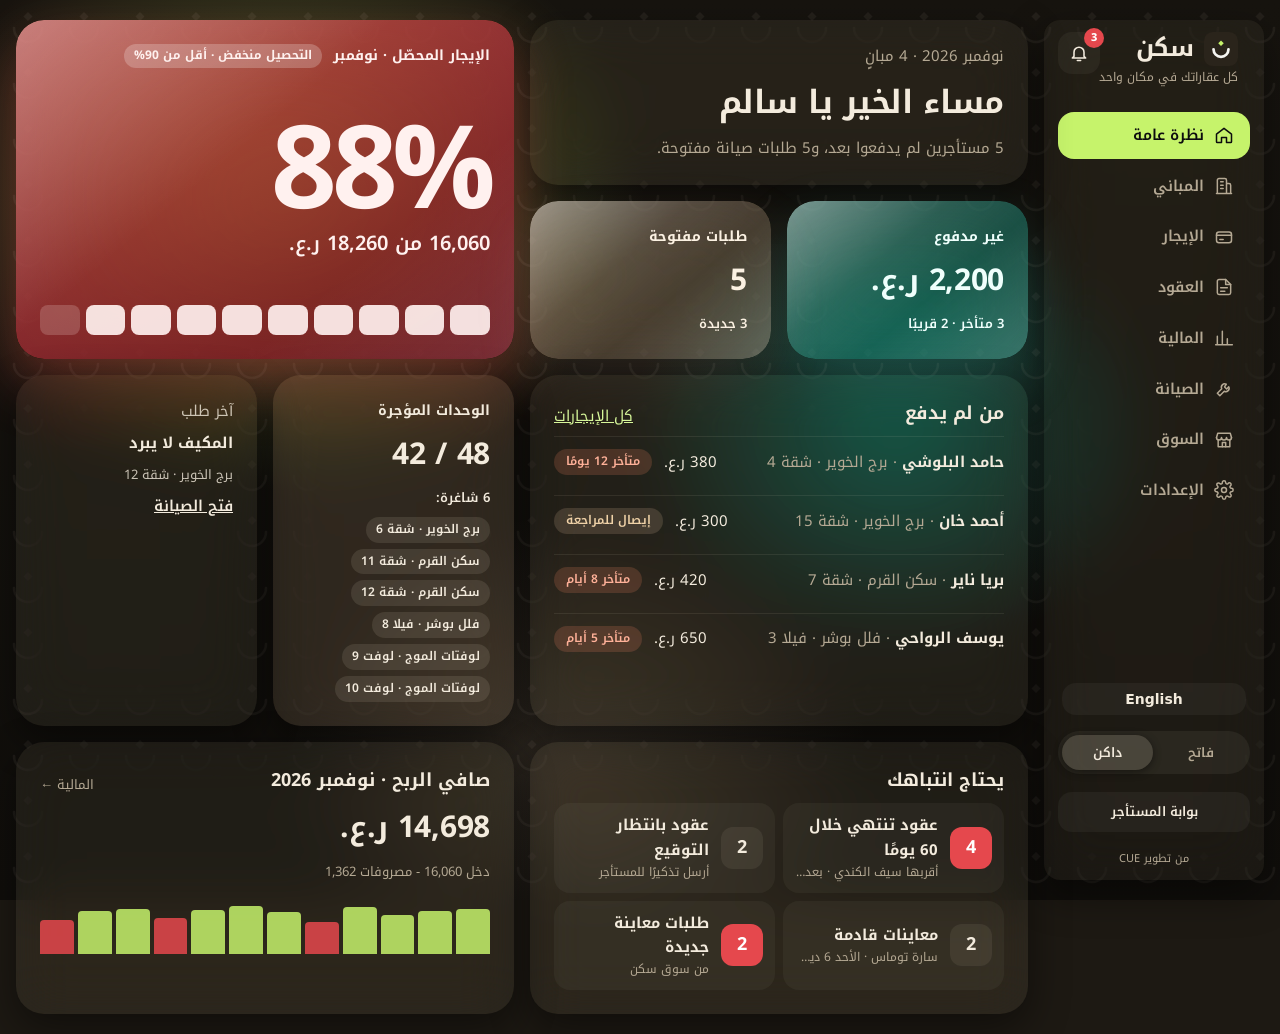
<file: index.html>
<!doctype html>
<html lang="ar" dir="rtl" data-style="vivid" data-mode="dark">
<head>
<meta charset="utf-8">
<meta name="viewport" content="width=device-width, initial-scale=1, viewport-fit=cover">
<meta name="theme-color" content="#0C0C0E">
<meta name="description" content="سكن: كل عقاراتك في مكان واحد. من تطوير CUE.">
<title>سكن · كل عقاراتك في مكان واحد</title>
<link rel="preconnect" href="https://fonts.googleapis.com">
<link rel="preconnect" href="https://fonts.gstatic.com" crossorigin>
<link rel="stylesheet" href="https://fonts.googleapis.com/css2?family=Noto+Kufi+Arabic:wght@300;400;500;600;700;800&display=swap">
<link rel="icon" href="icons/icon.svg" type="image/svg+xml">
<link rel="icon" href="icons/icon-192.png" sizes="192x192" type="image/png">
<link rel="apple-touch-icon" href="icons/apple-touch-icon.png">
<link rel="manifest" href="manifest.webmanifest">
<meta name="apple-mobile-web-app-capable" content="yes">
<meta name="apple-mobile-web-app-title" content="سكن">
<link rel="stylesheet" href="styles.css?v=20">
<script>
  try {
    var s = localStorage.getItem('sakan-style'), t = localStorage.getItem('sakan-theme');
    if (s) document.documentElement.dataset.style = s;
    if (t) document.documentElement.dataset.mode = t;
  } catch (e) {}
</script>
</head>
<body>
<header class="mhead">
  <div class="mbrand"><span class="logo"><svg class="mark" width="34" height="34" viewBox="0 0 100 100" aria-hidden="true"><rect width="100" height="100" rx="26"/><path class="cup" d="M28 51a22 22 0 0 0 44 0"/><path class="dot" d="M50 25l8 8-8 8-8-8z"/></svg><span class="brand">سكن</span></span><span class="tagline" id="mtag">كل عقاراتك في مكان واحد</span></div>
  <div class="mtools"><button type="button" class="langbtn" data-lang lang="en">English</button><button type="button" class="bellbtn" data-bell aria-label="الإشعارات"><svg viewBox="0 0 24 24" aria-hidden="true"><path d="M6 16V11a6 6 0 0 1 12 0v5l2 2H4z"/><path d="M10 21h4"/></svg><span class="bdot" hidden></span></button><div class="seg" role="group" aria-label="المظهر">
    <button type="button" data-set-theme="light">فاتح</button>
    <button type="button" data-set-theme="dark">داكن</button>
  </div></div>
</header>
<div class="app">
  <nav class="side glass owner" aria-label="قائمة المالك">
    <div class="dbrand"><span class="logo"><svg class="mark" width="34" height="34" viewBox="0 0 100 100" aria-hidden="true"><rect width="100" height="100" rx="26"/><path class="cup" d="M28 51a22 22 0 0 0 44 0"/><path class="dot" d="M50 25l8 8-8 8-8-8z"/></svg><span class="brand">سكن</span></span><span class="tagline">كل عقاراتك في مكان واحد</span><button type="button" class="bellbtn" data-bell aria-label="الإشعارات"><svg viewBox="0 0 24 24" aria-hidden="true"><path d="M6 16V11a6 6 0 0 1 12 0v5l2 2H4z"/><path d="M10 21h4"/></svg><span class="bdot" hidden></span></button></div>
    <div class="links">
      <a href="#overview" data-page="overview"><svg aria-hidden="true" viewBox="0 0 24 24"><path d="M3 11l9-7 9 7v9a1 1 0 0 1-1 1h-5v-6H9v6H4a1 1 0 0 1-1-1z"/></svg><span>نظرة عامة</span></a>
      <a href="#buildings" data-page="buildings"><svg aria-hidden="true" viewBox="0 0 24 24"><path d="M4 21V5a2 2 0 0 1 2-2h7a2 2 0 0 1 2 2v16M15 9h3a2 2 0 0 1 2 2v10M3 21h18M8 7h3M8 11h3M8 15h3"/></svg><span>المباني</span></a>
      <a href="#rent" data-page="rent"><svg aria-hidden="true" viewBox="0 0 24 24"><rect x="3" y="6" width="18" height="13" rx="3"/><path d="M3 10h18M7 15h4"/></svg><span>الإيجار</span></a>
      <a href="#contracts" data-page="contracts"><svg aria-hidden="true" viewBox="0 0 24 24"><path d="M14 3H6a2 2 0 0 0-2 2v14a2 2 0 0 0 2 2h12a2 2 0 0 0 2-2V9z"/><path d="M14 3v6h6M8 13h8M8 17h5"/></svg><span>العقود</span></a>
      <a href="#finance" data-page="finance"><svg aria-hidden="true" viewBox="0 0 24 24"><path d="M4 20V10M10 20V4M16 20v-7M22 20H2"/></svg><span>المالية</span></a>
      <a href="#maintenance" data-page="maintenance"><svg aria-hidden="true" viewBox="0 0 24 24"><path d="M14.7 6.3a4 4 0 0 0-5.4 5.4L4 17l3 3 5.3-5.3a4 4 0 0 0 5.4-5.4l-2.6 2.6-2.4-2.4z"/></svg><span>الصيانة</span></a>
      <a href="#market" data-page="market"><svg aria-hidden="true" viewBox="0 0 24 24"><path d="M3 9l1.5-5h15L21 9"/><path d="M3 9a3 3 0 0 0 6 0 3 3 0 0 0 6 0 3 3 0 0 0 6 0"/><path d="M5 12v8h14v-8"/><path d="M10 20v-5h4v5"/></svg><span>السوق</span></a>
      <a href="#prefs" data-page="prefs"><svg aria-hidden="true" viewBox="0 0 24 24"><circle cx="12" cy="12" r="3"/><path d="M19.4 15a1.7 1.7 0 0 0 .3 1.8l.1.1a2 2 0 1 1-2.8 2.8l-.1-.1a1.7 1.7 0 0 0-1.8-.3 1.7 1.7 0 0 0-1 1.5V21a2 2 0 1 1-4 0v-.1a1.7 1.7 0 0 0-1.1-1.5 1.7 1.7 0 0 0-1.8.3l-.1.1a2 2 0 1 1-2.8-2.8l.1-.1a1.7 1.7 0 0 0 .3-1.8 1.7 1.7 0 0 0-1.5-1H3a2 2 0 1 1 0-4h.1a1.7 1.7 0 0 0 1.5-1.1 1.7 1.7 0 0 0-.3-1.8l-.1-.1a2 2 0 1 1 2.8-2.8l.1.1a1.7 1.7 0 0 0 1.8.3H9a1.7 1.7 0 0 0 1-1.5V3a2 2 0 1 1 4 0v.1a1.7 1.7 0 0 0 1 1.5 1.7 1.7 0 0 0 1.8-.3l.1-.1a2 2 0 1 1 2.8 2.8l-.1.1a1.7 1.7 0 0 0-.3 1.8V9a1.7 1.7 0 0 0 1.5 1H21a2 2 0 1 1 0 4h-.1a1.7 1.7 0 0 0-1.5 1z"/></svg><span>الإعدادات</span></a>
    </div>
    <div class="spacer"></div>
    <button type="button" class="langbtn" data-lang lang="en">English</button>
    <div class="seg dseg" role="group" aria-label="المظهر">
      <button type="button" data-set-theme="light">فاتح</button>
      <button type="button" data-set-theme="dark">داكن</button>
    </div>
    <a class="switch" href="#t-home">بوابة المستأجر</a>
    <span class="byline">من تطوير CUE</span>
  </nav>
  <nav class="side glass tnav" aria-label="قائمة المستأجر">
    <div class="dbrand"><span class="logo"><svg class="mark" width="34" height="34" viewBox="0 0 100 100" aria-hidden="true"><rect width="100" height="100" rx="26"/><path class="cup" d="M28 51a22 22 0 0 0 44 0"/><path class="dot" d="M50 25l8 8-8 8-8-8z"/></svg><span class="brand">سكن</span></span><span class="tagline">بوابة المستأجر</span><button type="button" class="bellbtn" data-bell aria-label="الإشعارات"><svg viewBox="0 0 24 24" aria-hidden="true"><path d="M6 16V11a6 6 0 0 1 12 0v5l2 2H4z"/><path d="M10 21h4"/></svg><span class="bdot" hidden></span></button></div>
    <div class="links">
      <a href="#t-home" data-page="t-home"><svg aria-hidden="true" viewBox="0 0 24 24"><path d="M3 11l9-7 9 7v9a1 1 0 0 1-1 1h-5v-6H9v6H4a1 1 0 0 1-1-1z"/></svg><span>الرئيسية</span></a>
      <a href="#t-pay" data-page="t-pay"><svg aria-hidden="true" viewBox="0 0 24 24"><rect x="3" y="6" width="18" height="13" rx="3"/><path d="M3 10h18M7 15h4"/></svg><span>الدفع</span></a>
      <a href="#t-requests" data-page="t-requests"><svg aria-hidden="true" viewBox="0 0 24 24"><path d="M14.7 6.3a4 4 0 0 0-5.4 5.4L4 17l3 3 5.3-5.3a4 4 0 0 0 5.4-5.4l-2.6 2.6-2.4-2.4z"/></svg><span>طلباتي</span></a>
      <a href="#t-market" data-page="t-market"><svg aria-hidden="true" viewBox="0 0 24 24"><path d="M3 9l1.5-5h15L21 9"/><path d="M3 9a3 3 0 0 0 6 0 3 3 0 0 0 6 0 3 3 0 0 0 6 0"/><path d="M5 12v8h14v-8"/><path d="M10 20v-5h4v5"/></svg><span>السوق</span></a>
      <a href="#t-contract" data-page="t-contract"><svg aria-hidden="true" viewBox="0 0 24 24"><path d="M14 3H6a2 2 0 0 0-2 2v14a2 2 0 0 0 2 2h12a2 2 0 0 0 2-2V9z"/><path d="M14 3v6h6M8 13h8M8 17h5"/></svg><span>عقدي</span></a>
      <a href="#t-receipts" data-page="t-receipts"><svg aria-hidden="true" viewBox="0 0 24 24"><path d="M6 3h12v18l-3-2-3 2-3-2-3 2z"/><path d="M9 8h6M9 12h6"/></svg><span>الإيصالات</span></a>
    </div>
    <div class="spacer"></div>
    <button type="button" class="langbtn" data-lang lang="en">English</button>
    <a class="switch" href="#overview">العودة لحساب المالك</a>
    <span class="byline">من تطوير CUE</span>
  </nav>
  <main id="view" tabindex="-1"></main>
</div>
<div id="sheet" hidden></div>
<div id="toast" role="status" aria-live="polite"></div>
<script src="app.js?v=20"></script>
<script src="features.js?v=20"></script>
<script src="i18n.js?v=20"></script>
</body>
</html>
</file>
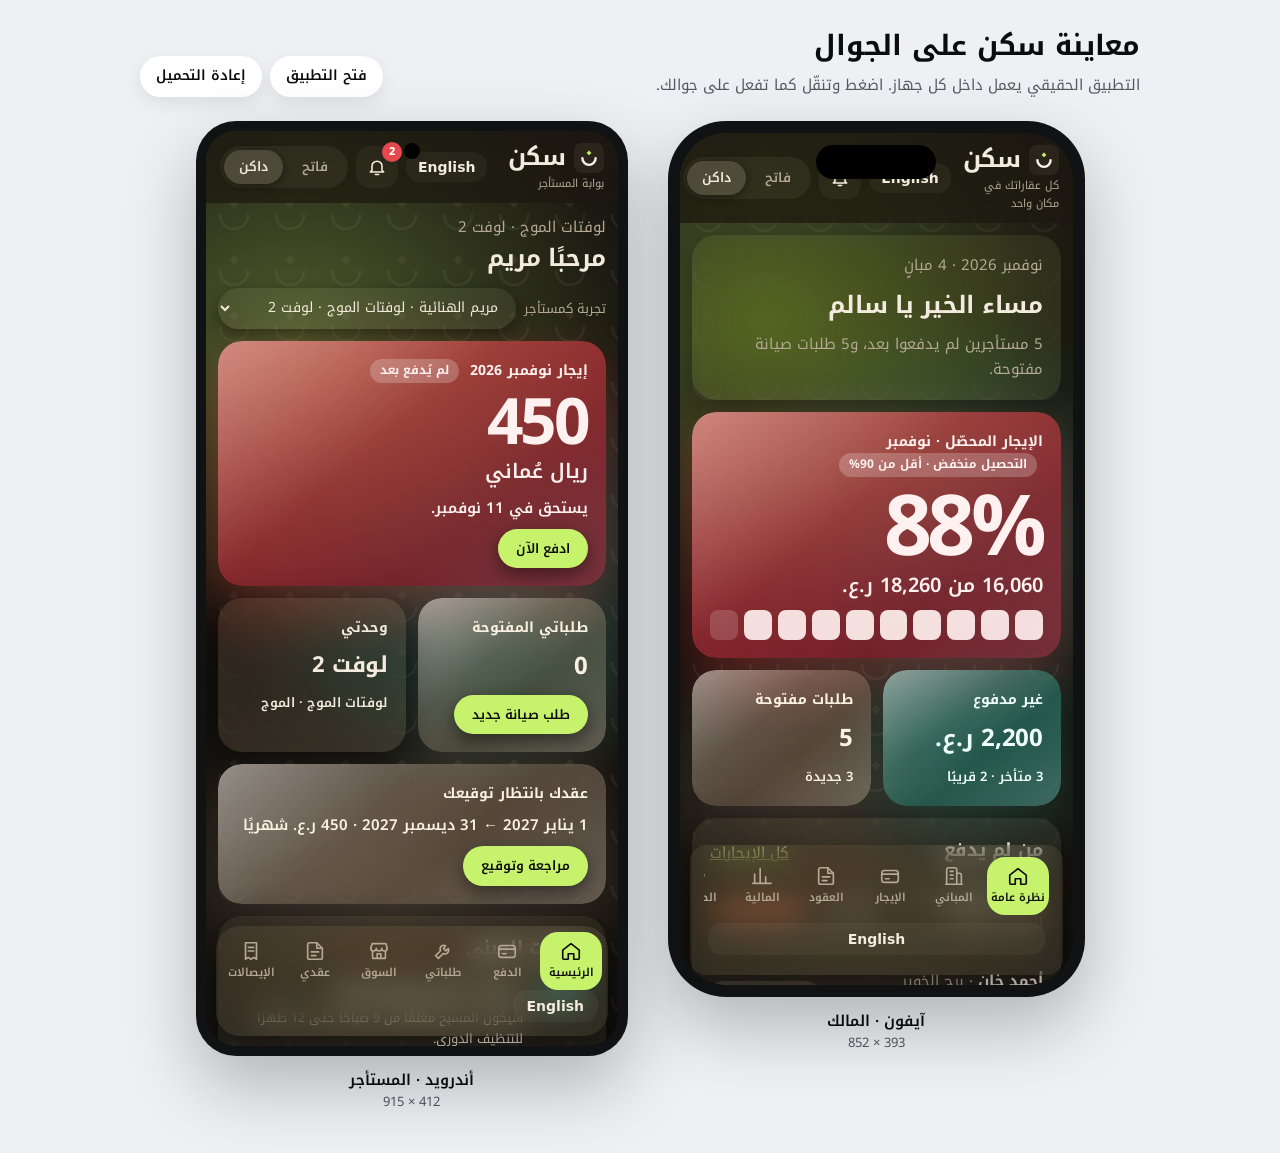
<file: preview.html>
<!doctype html>
<html lang="ar" dir="rtl">
<head>
<meta charset="utf-8">
<meta name="viewport" content="width=device-width, initial-scale=1">
<title>سكن · معاينة الجوال</title>
<link rel="icon" href="icons/icon.svg" type="image/svg+xml">
<link rel="stylesheet" href="https://fonts.googleapis.com/css2?family=Noto+Kufi+Arabic:wght@400;500;600;700&display=swap">
<style>
:root{--bg:#EEF0F3;--fg:#0C0C0E;--mut:#55585F;--frame:#111214;--chip:#FFFFFF}
@media (prefers-color-scheme:dark){:root{--bg:#0C0C0E;--fg:#F2F3F5;--mut:#A3A8B3;--frame:#2A2C31;--chip:#1A1B20;color-scheme:dark}}
*{box-sizing:border-box}
body{margin:0;background:var(--bg);color:var(--fg);font:15px/1.6 'Noto Kufi Arabic','Segoe UI',Tahoma,sans-serif;padding:24px 16px 40px}
header{max-width:1000px;margin:0 auto 24px;display:flex;flex-wrap:wrap;gap:12px;align-items:end;justify-content:space-between}
h1{margin:0;font-size:28px}
p{margin:4px 0 0;color:var(--mut)}
.links{display:flex;gap:8px;flex-wrap:wrap}
.links a{background:var(--chip);color:var(--fg);text-decoration:none;padding:9px 16px;border-radius:999px;font-weight:600;font-size:14px;box-shadow:0 6px 18px rgba(0,0,0,.08)}
.row{display:flex;flex-wrap:wrap;gap:40px;justify-content:center;align-items:flex-start}
figure{margin:0;display:flex;flex-direction:column;align-items:center;gap:12px}
figcaption{font-weight:600}
figcaption span{display:block;font-weight:400;font-size:13px;color:var(--mut);text-align:center}
.phone{position:relative;background:var(--frame);padding:12px;box-shadow:0 30px 70px rgba(0,0,0,.25)}
.ios{width:417px;height:876px;border-radius:58px}
.android{width:432px;height:935px;border-radius:40px;padding:10px}
.phone iframe{display:block;width:100%;height:100%;border:0;background:#000}
.ios iframe{border-radius:46px}
.android iframe{border-radius:30px}
.island{position:absolute;top:24px;left:50%;transform:translateX(-50%);width:120px;height:34px;border-radius:20px;background:#000;z-index:2;pointer-events:none}
.punch{position:absolute;top:22px;left:50%;transform:translateX(-50%);width:16px;height:16px;border-radius:50%;background:#000;z-index:2;pointer-events:none}
.scale{transform-origin:top center}
@media (max-width:980px){.scale{transform:scale(.8);margin-bottom:-180px}}
@media (max-width:480px){.scale{transform:scale(.72);margin-bottom:-250px}}
</style>
</head>
<body>
<header>
  <div><h1>معاينة سكن على الجوال</h1><p>التطبيق الحقيقي يعمل داخل كل جهاز. اضغط وتنقّل كما تفعل على جوالك.</p></div>
  <nav class="links" aria-label="روابط"><a href="./">فتح التطبيق</a><a href="#" id="reload">إعادة التحميل</a></nav>
</header>
<div class="row">
  <figure><div class="scale"><div class="phone ios"><span class="island" aria-hidden="true"></span><iframe src="./?v=ios#overview" title="سكن على آيفون"></iframe></div></div><figcaption>آيفون · المالك<span>393 × 852</span></figcaption></figure>
  <figure><div class="scale"><div class="phone android"><span class="punch" aria-hidden="true"></span><iframe src="./?v=android#t-home" title="بوابة المستأجر على أندرويد"></iframe></div></div><figcaption>أندرويد · المستأجر<span>412 × 915</span></figcaption></figure>
</div>
<script>
document.getElementById('reload').addEventListener('click', function (e) { e.preventDefault(); document.querySelectorAll('iframe').forEach(function (f) { f.src = f.src; }); });
</script>
</body>
</html>
</file>
<file: styles.css>
/* Sakan: two styles (vivid, omani) x two themes (light, dark). Every colour is a token below. */
:root{
  --font: 'Noto Kufi Arabic', 'Segoe UI', Tahoma, sans-serif;
  --display: 'Noto Kufi Arabic', 'Segoe UI', Tahoma, sans-serif;
  --num: 'Noto Kufi Arabic', 'Segoe UI', sans-serif;
  --ink:#0C0C0E; --paper:#F4F4F1; --lime:#C6F36B;
}

/* ---------- Vivid · dark ---------- */
:root[data-style="vivid"][data-mode="dark"]{
  color-scheme: dark;
  --bg: url("data:image/svg+xml,%3Csvg xmlns='http://www.w3.org/2000/svg' width='56' height='56'%3E%3Cg opacity='.06'%3E%3Cpath d='M14 28a14 14 0 0 0 28 0' fill='none' stroke='%23F3EBDD' stroke-width='2.5' stroke-linecap='round'/%3E%3Cpath d='M28 12l4.5 4.5-4.5 4.5-4.5-4.5z' fill='%23F3EBDD'/%3E%3C/g%3E%3C/svg%3E"), radial-gradient(520px 420px at 22% 22%, rgba(198,243,107,.32) 0%, rgba(198,243,107,0) 70%), radial-gradient(380px 320px at 70% 48%, rgba(45,212,191,.26) 0%, rgba(45,212,191,0) 70%), radial-gradient(420px 360px at 45% 85%, rgba(232,201,168,.14) 0%, rgba(232,201,168,0) 70%), linear-gradient(180deg, #17140F 0%, #100E0B 100%);
  --fg:#F3EBDD; --mut:#B5A994; --link:#D7F79A; --brand:#F3EBDD;
  --glass: rgba(255,240,215,.06); --row: rgba(255,240,215,.045); --line: rgba(255,240,215,.08);
  --border: rgba(255,240,215,.1); --hl: rgba(255,240,215,.12); --shadow: rgba(0,0,0,.45);
  --hero: rgba(198,243,107,.36); --heroFg:#F7FFE6; --heroGlow: rgba(198,243,107,.18); --blk: rgba(247,255,230,.85);
  --t2: rgba(45,212,191,.32); --t2Fg:#EFFFFC; --t2Glow: rgba(45,212,191,.16);
  --t3: rgba(232,201,168,.24); --t3Fg:#FBF1E2; --t3Glow: rgba(232,201,168,.1);
  --t4: rgba(255,240,215,.06); --t4Fg:#F3EBDD;
  --active:#C6F36B; --activeFg:#0C0C0E; --btn:#C6F36B; --btnFg:#0C0C0E;
  --lateBg: rgba(255,138,101,.18); --lateFg:#FFB199; --dueBg: rgba(232,201,168,.16); --dueFg:#F0D2A8;
  --okBg: rgba(198,243,107,.16); --okFg:#D7F79A; --newBg: rgba(45,212,191,.18); --newFg:#BDF5EA;
  --segBg: rgba(255,240,215,.06); --segOn: rgba(255,240,215,.15);
  --gray: rgba(232,201,168,.12); --grayFg:#F3EBDD; --chip: rgba(255,240,215,.1); --b4: rgba(232,201,168,.16); --b4Fg:#F3EBDD; --b4Glow: rgba(232,201,168,.08); --vac: rgba(255,240,215,.03); --overlay: rgba(0,0,0,.55); --sheet:#1D1913; --input: rgba(255,240,215,.07);
}
/* ---------- Vivid · light ---------- */
:root[data-style="vivid"][data-mode="light"]{
  color-scheme: light;
  --bg: url("data:image/svg+xml,%3Csvg xmlns='http://www.w3.org/2000/svg' width='56' height='56'%3E%3Cg opacity='.07'%3E%3Cpath d='M14 28a14 14 0 0 0 28 0' fill='none' stroke='%231E1B16' stroke-width='2.5' stroke-linecap='round'/%3E%3Cpath d='M28 12l4.5 4.5-4.5 4.5-4.5-4.5z' fill='%231E1B16'/%3E%3C/g%3E%3C/svg%3E"), radial-gradient(520px 420px at 22% 22%, rgba(198,243,107,.55) 0%, rgba(198,243,107,0) 70%), radial-gradient(380px 320px at 70% 48%, rgba(45,212,191,.28) 0%, rgba(45,212,191,0) 70%), linear-gradient(180deg, #F7F1E5 0%, #F1E8D8 100%);
  --fg:#16130E; --mut:#6B6253; --link:#1F5A3C; --brand:#16130E;
  --glass: rgba(255,251,243,.72); --row: rgba(255,251,243,.7); --line: rgba(60,45,20,.09);
  --border: rgba(255,251,243,.9); --hl: rgba(255,255,255,.9); --shadow: rgba(80,60,25,.10);
  --hero: rgba(198,243,107,.7); --heroFg:#16130E; --heroGlow: rgba(150,200,40,.3); --blk: rgba(22,19,14,.85);
  --t2: rgba(45,212,191,.45); --t2Fg:#042F2B; --t2Glow: rgba(20,180,160,.22);
  --t3: rgba(232,201,168,.75); --t3Fg:#3A2A14; --t3Glow: rgba(180,130,70,.2);
  --t4: rgba(255,251,243,.72); --t4Fg:#16130E;
  --active:#C6F36B; --activeFg:#0C0C0E; --btn:#16130E; --btnFg:#FBF6EC;
  --lateBg:#F8DCD2; --lateFg:#8B2323; --dueBg:#F3E3C3; --dueFg:#7A4410;
  --okBg:#E3F2C6; --okFg:#2F5A0B; --newBg:#DDEBDD; --newFg:#1F5A3C;
  --segBg: rgba(60,45,20,.07); --segOn:#FFFBF3;
  --gray: rgba(205,190,158,.38); --grayFg:#2A2216; --chip: rgba(255,251,243,.8); --b4: rgba(205,190,158,.55); --b4Fg:#2A2216; --b4Glow: rgba(150,120,70,.18); --vac: rgba(60,45,20,.05); --overlay: rgba(40,30,15,.35); --sheet:#FBF6EC; --input: rgba(120,90,40,.08);
}
/* ---------- Omani · light ---------- */
:root[data-style="omani"][data-mode="light"]{
  color-scheme: light;
  --bg: radial-gradient(900px 520px at 88% 0%, rgba(52,80,63,.28) 0%, rgba(52,80,63,0) 70%), radial-gradient(800px 480px at 8% 100%, rgba(180,83,42,.22) 0%, rgba(180,83,42,0) 70%), linear-gradient(180deg, #F6EFE3 0%, #EFE4D2 100%);
  --fg:#1E1B16; --mut:#5E5646; --link:#34503F; --brand:#34503F;
  --glass: rgba(255,255,255,.45); --row: rgba(255,255,255,.6); --line: rgba(30,27,22,.08);
  --border: rgba(255,255,255,.7); --hl: rgba(255,255,255,.85); --shadow: rgba(30,27,22,.10);
  --hero: rgba(52,80,63,.86); --heroFg:#FFFFFF; --heroGlow: rgba(52,80,63,.25); --blk: #E8DCC6;
  --t2: rgba(180,83,42,.86); --t2Fg:#FFFFFF; --t2Glow: rgba(180,83,42,.25);
  --t3: rgba(205,190,158,.6); --t3Fg:#1E1B16; --t3Glow: rgba(205,190,158,.25);
  --t4: rgba(30,27,22,.84); --t4Fg:#FFFFFF;
  --active:#34503F; --activeFg:#FFFFFF; --btn:#34503F; --btnFg:#FFFFFF;
  --lateBg:#F2D6D0; --lateFg:#8B2323; --dueBg:#EEDDBF; --dueFg:#7A4410;
  --okBg:#DCEADF; --okFg:#1F5A3C; --newBg:#34503F; --newFg:#FFFFFF;
  --segBg: rgba(30,27,22,.06); --segOn:#FFFFFF;
  --gray: rgba(110,104,92,.16); --grayFg:#1E1B16; --chip: rgba(255,255,255,.7); --b4: rgba(30,27,22,.84); --b4Fg:#FFFFFF; --b4Glow: rgba(30,27,22,.2); --vac: rgba(30,27,22,.05); --overlay: rgba(30,27,22,.35); --sheet:#FBF6EC; --input: rgba(30,27,22,.06);
}
/* ---------- Omani · dark ---------- */
:root[data-style="omani"][data-mode="dark"]{
  color-scheme: dark;
  --bg: radial-gradient(900px 520px at 88% 0%, rgba(78,122,96,.45) 0%, rgba(78,122,96,0) 70%), radial-gradient(800px 480px at 8% 100%, rgba(180,83,42,.35) 0%, rgba(180,83,42,0) 70%), linear-gradient(180deg, #17150F 0%, #100F0C 100%);
  --fg:#F3EBDD; --mut:#B8AD98; --link:#E8C9A8; --brand:#9CC4A8;
  --glass: rgba(255,255,255,.07); --row: rgba(255,255,255,.05); --line: rgba(255,255,255,.08);
  --border: rgba(255,255,255,.12); --hl: rgba(255,255,255,.14); --shadow: rgba(0,0,0,.4);
  --hero: rgba(52,80,63,.72); --heroFg:#FFFFFF; --heroGlow: rgba(78,122,96,.3); --blk: #E8DCC6;
  --t2: rgba(180,83,42,.72); --t2Fg:#FFFFFF; --t2Glow: rgba(180,83,42,.3);
  --t3: rgba(205,190,158,.16); --t3Fg:#F3EBDD; --t3Glow: rgba(0,0,0,.2);
  --t4: rgba(0,0,0,.45); --t4Fg:#FFFFFF;
  --active:#4E7A60; --activeFg:#FFFFFF; --btn:#4E7A60; --btnFg:#FFFFFF;
  --lateBg: rgba(255,138,101,.18); --lateFg:#FFB199; --dueBg: rgba(232,201,168,.16); --dueFg:#E8C9A8;
  --okBg: rgba(156,196,168,.18); --okFg:#BFE0C8; --newBg:#4E7A60; --newFg:#FFFFFF;
  --segBg: rgba(255,255,255,.06); --segOn: rgba(255,255,255,.16);
  --gray: rgba(200,190,170,.12); --grayFg:#F3EBDD; --chip: rgba(255,255,255,.1); --b4: rgba(0,0,0,.45); --b4Fg:#FFFFFF; --b4Glow: rgba(0,0,0,.3); --vac: rgba(255,255,255,.03); --overlay: rgba(0,0,0,.55); --sheet:#1C1A15; --input: rgba(255,255,255,.07);
}

*{box-sizing:border-box}
html,body{margin:0;min-height:100%}
body{background:var(--sheet);color:var(--fg);font:400 15px/1.65 var(--font);-webkit-tap-highlight-color:transparent;-webkit-text-size-adjust:100%}
body::before{content:"";position:fixed;inset:0;background:var(--bg);z-index:-1;pointer-events:none}
h1,.brand,.big,.val{font-weight:700;letter-spacing:-.01em}
.brand{font-weight:700}
.tagline{display:block;font-size:12px;color:var(--mut);font-weight:400;padding:0 14px}
.dbrand{display:flex;flex-direction:column;gap:2px;padding-bottom:16px}
.dbrand .brand{padding:0 14px}
.byline{font-size:11px;color:var(--mut);text-align:center;padding-top:10px}
.links svg{width:20px;height:20px;fill:none;stroke:currentColor;stroke-width:1.8;stroke-linecap:round;stroke-linejoin:round;flex:none}
.mhead{display:none}
a{color:var(--link)}
button{font:inherit;color:inherit;cursor:pointer}
:focus-visible{outline:2px solid var(--link);outline-offset:2px}
.num{font-family:var(--num);font-variant-numeric:tabular-nums}
.mut{color:var(--mut)}

.glass,.tile{-webkit-backdrop-filter:blur(26px) saturate(1.6);backdrop-filter:blur(26px) saturate(1.6);border:0;box-shadow:0 14px 40px var(--shadow);background:var(--glass);background-clip:padding-box}

/* Layout: vivid = side menu, omani = top menu */
.app{min-height:100vh;display:grid;grid-template-columns:220px minmax(0,1fr);gap:16px;padding:20px max(16px,env(safe-area-inset-left))}
.side{border-radius:28px;padding:22px 12px;display:flex;flex-direction:column;gap:4px;position:sticky;top:20px;height:calc(100vh - 40px);height:calc(100dvh - 40px)}
.brand{font-family:var(--display);font-weight:700;font-size:24px;color:var(--brand);padding:0 14px 18px}
.links{display:flex;flex-direction:column;gap:4px}
.links a{display:flex;align-items:center;gap:10px;padding:11px 16px;border-radius:16px;color:var(--mut);text-decoration:none;font-weight:600}
.links a:hover{background:var(--row);color:var(--fg)}
.links a.on{background:var(--active);color:var(--activeFg)}
.spacer{flex:1}
.seg{display:flex;gap:2px;padding:4px;border-radius:999px;background:var(--segBg)}
.seg button{flex:1;border:0;background:transparent;padding:7px 12px;border-radius:999px;font-weight:600;font-size:13px;color:var(--mut)}
.seg button.on{background:var(--segOn);color:var(--fg);box-shadow:0 2px 8px var(--shadow)}

:root[data-style="omani"] .app{grid-template-columns:minmax(0,1fr);gap:18px}
:root[data-style="omani"] .side{flex-direction:row;flex-wrap:wrap;align-items:center;height:auto;position:static;border-radius:999px;padding:6px 6px 6px 8px;gap:12px}
:root[data-style="omani"] .dbrand{padding:0;flex-direction:row;align-items:baseline;gap:4px}
:root[data-style="omani"] .byline{display:none}
:root[data-style="omani"] .links{flex-direction:row;flex-wrap:wrap}
:root[data-style="omani"] .links a{border-radius:999px;padding:8px 16px}
:root[data-style="omani"] .seg{min-width:150px}

main{min-width:0;outline:none}
main:focus,main:focus-visible{outline:none}
.app{align-content:start}
.grid{display:grid;grid-template-columns:repeat(4,minmax(0,1fr));grid-auto-rows:minmax(150px,auto);gap:16px}
.tile{border-radius:28px;padding:24px;display:flex;flex-direction:column;gap:8px;min-width:0}
.s2{grid-column:span 2}.r2{grid-row:span 2}.s4{grid-column:span 4}
.c{background-image:linear-gradient(140deg,rgba(255,255,255,.42) 0%,rgba(255,255,255,.08) 38%,rgba(255,255,255,0) 60%,rgba(255,255,255,.14) 100%);-webkit-backdrop-filter:blur(34px) saturate(2);backdrop-filter:blur(34px) saturate(2)}
.hero{background-color:var(--hero);color:var(--heroFg);justify-content:space-between;box-shadow:0 24px 60px var(--heroGlow)}
.t2{background-color:var(--t2);color:var(--t2Fg);box-shadow:0 24px 60px var(--t2Glow)}
.t3{background-color:var(--t3);color:var(--t3Fg);box-shadow:0 24px 60px var(--t3Glow)}
.t4{background-color:var(--t4);color:var(--t4Fg)}
.big{font-family:var(--num);font-size:clamp(72px,9vw,132px);line-height:1;font-weight:700;letter-spacing:-.05em}
.val{font-size:30px;font-weight:700}
.lbl{font-size:14px;font-weight:700}
.blocks{display:grid;grid-template-columns:repeat(10,1fr);gap:6px}
.blocks span{height:30px;border-radius:8px;background:var(--blk)}
h1{font-family:var(--display);font-size:32px;line-height:1.6;margin:0}
h2{font-size:18px;margin:0}
.row{display:flex;align-items:center;gap:12px;padding:12px 0;border-top:1px solid var(--line);flex-wrap:wrap}
.row .grow{flex:1;min-width:140px}
.pill{display:inline-flex;padding:3px 12px;border-radius:999px;font-size:12px;font-weight:600;white-space:nowrap}
.late{background:var(--lateBg);color:var(--lateFg)}.due{background:var(--dueBg);color:var(--dueFg)}
.ok{background:var(--okBg);color:var(--okFg)}.new{background:var(--newBg);color:var(--newFg)}
.btn{border:0;border-radius:999px;padding:9px 18px;font-weight:600;font-size:13px;background:var(--btn);color:var(--btnFg);box-shadow:0 6px 18px var(--shadow);transition:transform .18s cubic-bezier(.3,.7,.2,1.4),box-shadow .18s,filter .18s}
@media (hover:hover){.btn:hover{transform:translateY(-1px);filter:brightness(1.05)}}
.btn:active{transform:scale(.94);box-shadow:0 2px 8px var(--shadow)}
.btn.soft{background:var(--glass);color:var(--fg);-webkit-backdrop-filter:blur(20px) saturate(1.6);backdrop-filter:blur(20px) saturate(1.6)}
.head{display:flex;flex-wrap:wrap;gap:12px;align-items:flex-end;justify-content:space-between;margin-bottom:16px}
.tabs{display:flex;flex-wrap:wrap;gap:6px}
.tabs button{border:0;background:var(--glass);border-radius:999px;padding:7px 14px;font-weight:600;font-size:13px;color:var(--mut)}
.tabs button.on{background:var(--active);color:var(--activeFg);border-color:transparent}
.tbl{overflow-x:auto}
table{width:100%;border-collapse:collapse;font-size:14px}
th{text-align:right;font-size:12px;color:var(--mut);font-weight:600;padding:0 12px 10px;white-space:nowrap}
td{padding:12px;border-top:1px solid var(--line);white-space:nowrap}
.cols{display:grid;grid-template-columns:repeat(3,minmax(0,1fr));gap:16px;align-items:start}
.job{background:var(--row);border:0;border-radius:18px;padding:14px;display:flex;flex-direction:column;gap:6px}
.choice{display:grid;grid-template-columns:repeat(2,minmax(0,1fr));gap:16px}
.opt{border-radius:24px;padding:18px;text-align:right;display:flex;flex-direction:column;gap:10px}
.opt.on{box-shadow:0 0 0 2px var(--link),0 14px 40px var(--shadow)}
.sw{display:flex;gap:6px}.sw span{width:34px;height:34px;border-radius:10px}
#toast{position:fixed;bottom:24px;left:50%;transform:translateX(-50%);background:var(--btn);color:var(--btnFg);padding:10px 18px;border-radius:999px;font-weight:600;opacity:0;transition:opacity .2s;pointer-events:none}
#toast.show{opacity:1}

.gray{background:var(--gray);color:var(--grayFg)}
.chips{display:flex;flex-wrap:wrap;gap:6px}
.chip{background:var(--chip);border-radius:999px;padding:3px 10px;font-size:12px;font-weight:600}
.b4{background-color:var(--b4);color:var(--b4Fg);box-shadow:0 24px 60px var(--b4Glow)}
.bars{display:flex;gap:8px;flex-wrap:wrap;align-items:center}
.tools{display:flex;flex-wrap:wrap;gap:8px;align-items:center;justify-content:space-between;margin-bottom:12px}
.btn.danger{background:var(--lateBg);color:var(--lateFg)}
.btn.small{padding:5px 12px;font-size:12px}
.bgrid{display:grid;grid-template-columns:repeat(2,minmax(0,1fr));gap:16px}
a.tile{text-decoration:none;min-height:190px;transition:transform .15s}
@media (hover:hover){a.tile:hover{transform:translateY(-2px)}}
.bar{height:8px;border-radius:999px;background:rgba(255,255,255,.25);overflow:hidden}
.bar i{display:block;height:100%;border-radius:999px;background:currentColor}
.ugrid{display:grid;grid-template-columns:repeat(auto-fill,minmax(170px,1fr));gap:12px}
.unit{border:0;text-align:right;border-radius:20px;padding:14px;display:flex;flex-direction:column;gap:4px;background:var(--glass);box-shadow:0 8px 24px var(--shadow);min-height:108px}
.unit.vacant{background:var(--vac);box-shadow:none}
.unit.sel{box-shadow:0 0 0 2px var(--link),0 8px 24px var(--shadow)}
.back{font-weight:600;text-decoration:none}
#sheet{position:fixed;inset:0;background:var(--overlay);display:grid;place-items:center;padding:16px;z-index:20}
#sheet[hidden]{display:none}
.panel{background:var(--sheet);border-radius:24px;padding:22px;display:flex;flex-direction:column;gap:12px;box-shadow:0 30px 80px rgba(0,0,0,.35)}
.panel label{display:flex;flex-direction:column;gap:4px;font-size:13px;font-weight:600;color:var(--mut)}
.panel input,.panel select{font:inherit;font-size:16px;color:var(--fg);background:var(--input);border:0;border-radius:12px;padding:10px 12px}
.panel .acts{display:flex;gap:8px;justify-content:flex-start}
.back{display:inline-flex;align-items:center;gap:10px;padding:10px 20px 10px 12px;border-radius:999px;font-size:17px;font-weight:700;color:var(--fg);text-decoration:none;background:var(--glass);-webkit-backdrop-filter:blur(24px) saturate(1.6);backdrop-filter:blur(24px) saturate(1.6);box-shadow:0 10px 30px var(--shadow);transition:transform .18s cubic-bezier(.3,.7,.2,1.4)}
@media (hover:hover){.back:hover{transform:translateX(3px)}}.back:active{transform:scale(.95)}
.back .ico,.act .ico{width:34px;height:34px;border-radius:999px;display:grid;place-items:center;background:var(--active);color:var(--activeFg);flex:none}
.segtabs{position:relative;display:inline-flex;gap:2px;padding:5px;border-radius:18px;background:var(--glass);-webkit-backdrop-filter:blur(24px) saturate(1.6);backdrop-filter:blur(24px) saturate(1.6);box-shadow:0 10px 30px var(--shadow)}
.segtabs button{position:relative;z-index:1;border:0;background:transparent;padding:10px 18px;border-radius:13px;font-weight:600;font-size:14px;color:var(--mut);transition:color .3s;display:inline-flex;gap:6px}
.segtabs button.on{color:var(--activeFg)}
.segtabs .ind{position:absolute;top:5px;bottom:5px;left:5px;width:0;border-radius:13px;background:var(--active);box-shadow:0 6px 16px var(--shadow);transition:left .4s cubic-bezier(.3,.8,.2,1.15),width .4s cubic-bezier(.3,.8,.2,1.15)}
.acts{display:flex;flex-wrap:wrap;gap:10px}
.act{display:flex;align-items:center;gap:10px;border:0;padding:8px 16px 8px 8px;border-radius:20px;background:var(--glass);color:var(--fg);text-decoration:none;text-align:right;-webkit-backdrop-filter:blur(24px) saturate(1.6);backdrop-filter:blur(24px) saturate(1.6);box-shadow:0 10px 30px var(--shadow);transition:transform .18s cubic-bezier(.3,.7,.2,1.4)}
@media (hover:hover){.act:hover{transform:translateY(-2px)}}.act:active{transform:scale(.95)}
.act b{display:block;font-size:14px}.act small{display:block;font-size:12px;color:var(--mut)}
.act.main{background:var(--active);color:var(--activeFg)}.act.main small{color:inherit;opacity:.75}
.act.main .ico{background:rgba(255,255,255,.35);color:inherit}
.act:not(.main) .ico{background:var(--row);color:var(--fg)}
.fade{animation:fadeIn .35s ease}
@keyframes fadeIn{from{opacity:0;transform:translateY(6px)}to{opacity:1;transform:none}}
.pop{animation:pop .28s cubic-bezier(.3,.8,.2,1.2)}
@keyframes pop{from{opacity:0;transform:scale(.94)}to{opacity:1;transform:none}}
.unit{transition:transform .18s cubic-bezier(.3,.7,.2,1.4)}@media (hover:hover){.unit:hover{transform:translateY(-2px)}}.unit:active{transform:scale(.96)}
.kvs{display:grid;grid-template-columns:repeat(2,minmax(0,1fr));gap:10px}
.kv{background:var(--input);border-radius:14px;padding:10px 12px;display:flex;flex-direction:column;gap:2px}
.kv .mut{font-size:12px}
.panel{width:min(520px,100%)}
@media (prefers-reduced-motion:reduce){.btn,.back,.act,.unit,.segtabs .ind{transition:none}.fade,.pop{animation:none}}
@media (max-width:900px){
  .app{grid-template-columns:minmax(0,1fr)}
  .side{flex-direction:row;flex-wrap:wrap;align-items:center;height:auto;position:static;border-radius:24px}
  .links{flex-direction:row;flex-wrap:wrap}
  .grid{grid-template-columns:repeat(2,minmax(0,1fr))}
  .cols,.choice,.bgrid{grid-template-columns:minmax(0,1fr)}
}
@media (max-width:560px){.grid{grid-template-columns:minmax(0,1fr)}.s2,.s4{grid-column:auto}.r2{grid-row:auto}}
@media (prefers-reduced-motion:reduce){#toast{transition:none}}

/* ---------- Phones and small tablets ---------- */
@media (max-width:760px){
  .mhead{display:flex;align-items:center;justify-content:space-between;gap:12px;position:sticky;top:0;z-index:15;padding:calc(env(safe-area-inset-top,0px) + 10px) max(14px,env(safe-area-inset-right)) 10px max(14px,env(safe-area-inset-left));background:color-mix(in srgb,var(--sheet) 70%,transparent);-webkit-backdrop-filter:blur(20px) saturate(1.6);backdrop-filter:blur(20px) saturate(1.6)}
  .mbrand{display:flex;flex-direction:column}.mbrand .brand{font-size:22px;line-height:1.3;padding:0}.mbrand .tagline{padding:0;font-size:11px}
  .mhead .seg{min-width:128px}.mhead .seg button{padding:6px 10px}
  .app,:root[data-style="omani"] .app{display:block;padding:12px max(12px,env(safe-area-inset-left)) calc(96px + env(safe-area-inset-bottom,0px))}
  .side,:root[data-style="omani"] .side{position:fixed;z-index:15;top:auto;bottom:calc(10px + env(safe-area-inset-bottom,0px));left:max(10px,env(safe-area-inset-left));right:max(10px,env(safe-area-inset-right));height:auto;flex-direction:row;align-items:stretch;padding:6px;border-radius:24px;gap:0}
  .dbrand,.dseg,.byline,.side .spacer{display:none!important}
  .links,:root[data-style="omani"] .links{flex-direction:row;flex-wrap:nowrap;width:100%;gap:2px}
  .links a,:root[data-style="omani"] .links a{flex:1;min-width:0;flex-direction:column;gap:2px;padding:8px 2px;border-radius:18px;font-size:11px;text-align:center;justify-content:center}
  .links a span{white-space:nowrap;overflow:hidden;text-overflow:ellipsis;max-width:100%}
  .links svg{width:22px;height:22px}
  .grid{grid-template-columns:repeat(2,minmax(0,1fr));gap:12px;grid-auto-rows:auto}
  .s2,.s4,.r2{grid-column:span 2}.r2{grid-row:auto}
  .tile{padding:18px;border-radius:24px}
  .hero{min-height:220px}
  .big{font-size:84px}
  .val{font-size:24px}
  h1{font-size:24px}
  .tools{gap:10px}
  .segtabs{display:flex;width:100%}.segtabs button{flex:1;justify-content:center;padding:9px 4px;font-size:13px}
  .acts{display:grid;grid-template-columns:repeat(3,minmax(0,1fr));width:100%;gap:8px}
  .act{flex-direction:column;text-align:center;padding:12px 6px;gap:6px}.act small{display:none}.act b{font-size:12px}
  .tbl table,.tbl tbody,.tbl tr,.tbl td{display:block;width:100%}
  .tbl thead{display:none}
  .tbl tr{background:var(--row);border-radius:18px;padding:12px 14px;margin-bottom:10px}
  .tbl td{border:0;padding:4px 0;white-space:normal;display:flex;justify-content:space-between;align-items:center;gap:10px}
  .tbl td > .v{text-align:left}
  .tbl td[data-label]::before{content:attr(data-label);color:var(--mut);font-size:12px;font-weight:600}
  .tbl td.rowacts{display:flex;flex-wrap:wrap;justify-content:flex-start;gap:6px;padding-top:10px}
  .tbl .tile{padding:12px}
  .bgrid,.cols,.choice{grid-template-columns:minmax(0,1fr)}
  a.tile{min-height:0}
  .ugrid{grid-template-columns:repeat(2,minmax(0,1fr));gap:10px}
  .unit{min-height:96px;padding:12px}
  .back{font-size:15px;padding:8px 16px 8px 10px}
  #sheet{place-items:end stretch;padding:0}
  .panel{width:100%;max-height:88vh;max-height:88dvh;overflow:auto;border-radius:26px 26px 0 0;padding:20px 18px calc(20px + env(safe-area-inset-bottom,0px))}
  .pop{animation:up .3s cubic-bezier(.3,.8,.2,1)}
  @keyframes up{from{transform:translateY(40px);opacity:0}to{transform:none;opacity:1}}
  .kvs{grid-template-columns:repeat(2,minmax(0,1fr))}
  #toast{bottom:calc(100px + env(safe-area-inset-bottom,0px));max-width:calc(100% - 32px);text-align:center}
  .glass,.tile,.btn.soft,.act,.segtabs,.back{-webkit-backdrop-filter:blur(16px) saturate(1.5);backdrop-filter:blur(16px) saturate(1.5)}
}

/* ---------- Brand: the ن mark ---------- */
.logo{display:inline-flex;align-items:center;gap:10px}
.mark{width:34px;height:34px;flex:none;display:block}
.mark rect{fill:var(--ink)}
.mark .cup{fill:none;stroke:var(--paper);stroke-width:8;stroke-linecap:round}
.mark .dot{fill:var(--lime)}
:root[data-style="vivid"][data-mode="dark"] .mark rect{fill:#2A241B}
.dbrand .logo{padding:0 12px}
.dbrand .brand,.mbrand .brand{padding:0;font-size:24px;line-height:1.4}
.dbrand .tagline{padding:0 12px}
.mbrand .logo{gap:8px}.mbrand .mark{width:30px;height:30px}
:root[data-style="omani"] .dbrand .logo{padding:0 4px 0 0}
:root[data-style="omani"] .dbrand .tagline{display:none}
.switch{display:block;text-align:center;margin-top:10px;padding:9px 12px;border-radius:14px;background:var(--row);color:var(--fg);text-decoration:none;font-weight:600;font-size:13px}
:root[data-style="omani"] .switch{margin:0;border-radius:999px}
body.tenant .side.owner,body:not(.tenant) .side.tnav{display:none}

/* ---------- Tenant portal ---------- */
.who{display:flex;align-items:center;gap:8px;font-size:13px;color:var(--mut);white-space:nowrap}
.who select{font:inherit;font-size:14px;color:var(--fg);background:var(--glass);border:0;border-radius:999px;padding:6px 14px;box-shadow:0 6px 18px var(--shadow)}
.steps{display:flex;gap:6px;margin-top:4px}
.steps span{flex:1;height:6px;border-radius:999px;background:var(--line)}
.steps span.on{background:var(--active)}
.steplbl{display:flex;justify-content:space-between;font-size:11px;color:var(--mut)}
.thumb{width:72px;height:72px;border-radius:14px;object-fit:cover;flex:none;background:var(--input)}
.jobrow{display:flex;gap:12px;align-items:flex-start}
.jobrow .grow{flex:1;min-width:0;display:flex;flex-direction:column;gap:4px}
.cats{display:grid;grid-template-columns:repeat(3,minmax(0,1fr));gap:8px}
.cats label{position:relative;display:block;cursor:pointer}
.cats input{position:absolute;opacity:0;inset:0}
.cats span{display:flex;flex-direction:column;align-items:center;gap:4px;padding:12px 6px;border-radius:16px;background:var(--input);font-size:13px;font-weight:600;color:var(--fg);text-align:center;transition:transform .15s}
/* line icon with the lime dot of ن */
.dw{position:relative;display:block;width:26px;height:26px}
.dw svg{display:block}
.dw em{position:absolute;top:-3px;left:-4px;width:8px;height:8px;background:var(--dotc,#C6F36B);transform:rotate(45deg);border-radius:1px}
:root[data-mode="light"]{--dotc:#7DB32A}
.cats input:checked+span .dw em{background:var(--activeFg)}
.drop .ph .dw{width:26px;height:26px}
/* priority cards */
.prio{border:0;margin:0;padding:0;display:flex;flex-direction:column;gap:6px}
.prio legend{font-size:13px;font-weight:600;color:var(--mut);padding:0;margin-bottom:4px}
.pcards{display:grid;grid-template-columns:1fr 1fr;gap:8px}
.pcards label{position:relative;display:block;cursor:pointer}
.pcards input{position:absolute;opacity:0;inset:0}
.pc{display:flex;flex-direction:column;gap:4px;padding:14px;border-radius:18px;background:var(--input);color:var(--fg);transition:transform .18s cubic-bezier(.3,.7,.2,1.4),background .2s}
.pc small{font-size:11px;color:var(--mut);line-height:1.6}
.pc .ic{width:34px;height:34px;border-radius:11px;display:grid;place-items:center;background:var(--row)}
.pcards input:checked+.pc{background:var(--active);color:var(--activeFg)}
.pcards input:checked+.pc small{color:inherit;opacity:.75}
.pcards input:checked+.pc .ic{background:var(--activeFg);color:var(--active)}
.pcards input:checked+.pc.hot{background:#FF8A65;color:#2A0D04}
.pcards input:checked+.pc.hot .ic{background:#2A0D04;color:#FF8A65}
.pcards input:focus-visible+.pc{outline:2px solid var(--link);outline-offset:2px}
.pcards label:active .pc{transform:scale(.97)}
.cats input:checked+span{background:var(--active);color:var(--activeFg)}
.cats input:focus-visible+span{outline:2px solid var(--link);outline-offset:2px}
.panel textarea{font:inherit;font-size:16px;color:var(--fg);background:var(--input);border:0;border-radius:12px;padding:10px 12px;min-height:90px;resize:vertical}
.drop{display:flex;align-items:center;gap:12px;padding:12px;border-radius:14px;background:var(--input);color:var(--fg);font-size:13px;font-weight:600;cursor:pointer}
.drop input{position:absolute;width:1px;height:1px;opacity:0}
.drop img{width:56px;height:56px;border-radius:10px;object-fit:cover}
.drop .ph{width:56px;height:56px;border-radius:10px;display:grid;place-items:center;background:var(--row);flex:none;color:var(--fg)}
.methods{display:grid;grid-template-columns:repeat(2,minmax(0,1fr));gap:12px}
.method{border:0;text-align:right;border-radius:22px;padding:18px;display:flex;flex-direction:column;gap:6px;background:var(--glass);color:var(--fg);box-shadow:0 10px 30px var(--shadow);-webkit-backdrop-filter:blur(24px) saturate(1.6);backdrop-filter:blur(24px) saturate(1.6);transition:transform .18s cubic-bezier(.3,.7,.2,1.4)}
.method:active{transform:scale(.97)}
.method b{font-size:16px}
.method.main{background:var(--active);color:var(--activeFg)}
.method.main .mut{color:inherit;opacity:.75}
.bank{display:grid;grid-template-columns:auto 1fr;gap:4px 14px;font-size:14px}
.bank span:nth-child(odd){color:var(--mut)}
.receipts{display:grid;grid-template-columns:repeat(auto-fill,minmax(260px,1fr));gap:14px}
.rc{position:relative;overflow:hidden;border-radius:22px;padding:20px;background:#FBF6EC;color:#0C0C0E;box-shadow:0 14px 40px var(--shadow);display:flex;flex-direction:column;gap:6px;border:0;text-align:right}
.rc::before{content:"";position:absolute;inset:0;opacity:.07;background-image:url("data:image/svg+xml,%3Csvg xmlns='http://www.w3.org/2000/svg' width='48' height='48'%3E%3Cpath d='M12 24a12 12 0 0 0 24 0' fill='none' stroke='%230C0C0E' stroke-width='2.5' stroke-linecap='round'/%3E%3Cpath d='M24 10l4 4-4 4-4-4z' fill='%230C0C0E'/%3E%3C/svg%3E");pointer-events:none}
.rc>*{position:relative}
.rc .lblr{font-size:12px;color:#55585F;letter-spacing:.04em}
.rc .amt{align-self:flex-start;font-weight:800;font-size:20px;background:#C6F36B;border-radius:10px;padding:2px 12px}
.rc .amt.wait{background:#FFF1D6;color:#7A4410}
.rc .rlogo{display:flex;align-items:center;gap:8px;font-weight:800}
.rc .rlogo .mark{width:26px;height:26px}
.rc .rlogo .mark rect{fill:#0C0C0E}
.shot{width:100%;max-height:60vh;object-fit:contain;border-radius:16px;background:var(--input)}
.empty{padding:28px;text-align:center;color:var(--mut)}
@media (max-width:760px){
  .methods{grid-template-columns:minmax(0,1fr)}
  .receipts{grid-template-columns:minmax(0,1fr)}
  .side .switch{display:none}
  .who{width:100%}.who select{flex:1}
}
@media print{
  body::before,.side,.mhead,.tools,#toast{display:none!important}
  .app{display:block;padding:0}
}

/* ---------- Red alert grade (unpaid rent, low collection) ---------- */
:root[data-mode="dark"]{--alertA:rgba(255,96,96,.66);--alertB:rgba(122,14,32,.78);--alertFg:#FFF1EF;--alertGlow:rgba(255,70,70,.3)}
:root[data-mode="light"]{--alertA:rgba(255,122,108,.95);--alertB:rgba(186,28,44,.95);--alertFg:#FFFFFF;--alertGlow:rgba(200,40,40,.3)}
.tile.alert{background-color:transparent;background-image:linear-gradient(140deg,rgba(255,255,255,.3) 0%,rgba(255,255,255,0) 42%,rgba(255,255,255,0) 70%,rgba(255,255,255,.12) 100%),linear-gradient(155deg,var(--alertA) 0%,var(--alertB) 100%);color:var(--alertFg);box-shadow:0 24px 60px var(--alertGlow);--blk:rgba(255,240,238,.92)}
.flag{display:inline-flex;margin-inline-start:6px;padding:2px 10px;border-radius:999px;background:rgba(255,255,255,.22);color:inherit;font-size:12px;font-weight:700;vertical-align:middle}

/* ---------- Marketplace ---------- */
.mtabs{margin-bottom:12px}
.mtabs button .num{opacity:.7;margin-inline-start:4px}
.filters{display:grid;grid-template-columns:2fr repeat(3,minmax(0,1fr));gap:10px 12px;margin-bottom:12px;padding:18px}
.fld{display:flex;flex-direction:column;gap:4px;font-size:12px;font-weight:600;color:var(--mut);min-width:0}
.fld input,.fld select{font:inherit;font-size:15px;color:var(--fg);background:var(--input);border:0;border-radius:12px;padding:9px 12px;min-width:0;width:100%}
.fld.q{grid-row:span 2;justify-content:flex-start}
.mcount{font-size:13px;margin:0 4px 10px}
.lgrid{display:grid;grid-template-columns:repeat(auto-fill,minmax(250px,1fr));gap:16px}
.lcard{position:relative;border-radius:24px;overflow:hidden;background:var(--glass);box-shadow:0 14px 40px var(--shadow);-webkit-backdrop-filter:blur(24px) saturate(1.6);backdrop-filter:blur(24px) saturate(1.6);transition:transform .18s cubic-bezier(.3,.7,.2,1.4)}
@media (hover:hover){.lcard:hover{transform:translateY(-3px)}}
.lopen{display:flex;flex-direction:column;width:100%;border:0;background:transparent;padding:0;text-align:right;color:var(--fg)}
.lph{position:relative;display:block;aspect-ratio:4/3;background:var(--input)}
.lph img{width:100%;height:100%;object-fit:cover;display:block}
.lprice{position:absolute;bottom:10px;right:10px;background:var(--sheet);color:var(--fg);padding:4px 12px;border-radius:999px;font-weight:700;font-size:14px;box-shadow:0 6px 18px rgba(0,0,0,.2)}
.lprice small{font-weight:500;color:var(--mut)}
.ltag{position:absolute;top:10px;right:10px;background:var(--active);color:var(--activeFg);padding:2px 10px;border-radius:999px;font-size:12px;font-weight:700}
.lbd{display:flex;flex-direction:column;gap:2px;padding:14px 16px 16px}
.lbd b{font-size:16px;line-height:1.5}
.specs{display:flex;flex-wrap:wrap;gap:12px;font-size:13px;margin-top:6px}
.specs span{display:inline-flex;align-items:center;gap:5px}
.lfav{position:absolute;top:10px;left:10px;width:40px;height:40px;border-radius:999px;border:0;display:grid;place-items:center;background:rgba(255,255,255,.88);color:#16130E;box-shadow:0 6px 18px rgba(0,0,0,.2);transition:transform .18s cubic-bezier(.3,.7,.2,1.4)}
.lfav:active{transform:scale(.88)}
.lfav.on{color:#E5484D}.lfav.on svg{fill:currentColor}
.gal{display:flex;overflow-x:auto;scroll-snap-type:x mandatory;gap:8px;border-radius:18px;scrollbar-width:none}
.gal::-webkit-scrollbar{display:none}
.gal img{flex:0 0 100%;width:100%;aspect-ratio:4/3;object-fit:cover;scroll-snap-align:center;border-radius:18px;background:var(--input)}
.galhint{font-size:12px;margin-top:-6px}
.lpr{font-size:22px;font-weight:800;white-space:nowrap}
.feats{display:flex;flex-wrap:wrap;gap:6px}
.mylist{display:flex;flex-direction:column;gap:14px}
.mine{display:flex;gap:14px;align-items:flex-start}
.mine img{width:140px;aspect-ratio:4/3;border-radius:16px;object-fit:cover;flex:none}
.mine .grow{flex:1;min-width:0;display:flex;flex-direction:column;gap:4px}
.inqs{display:flex;flex-direction:column;gap:8px;margin-top:6px}
.inq{background:var(--row);border-radius:14px;padding:10px 12px;display:flex;flex-direction:column;gap:2px;font-size:13px}
.inq.new{box-shadow:inset 3px 0 0 var(--active)}
.panel .checks{display:flex;flex-wrap:wrap;gap:6px}
.panel .checks label{flex-direction:row;align-items:center;gap:6px;background:var(--input);padding:6px 12px;border-radius:999px;color:var(--fg);cursor:pointer}
.panel .row2{display:grid;grid-template-columns:repeat(2,minmax(0,1fr));gap:10px}
.panel .row3{display:grid;grid-template-columns:repeat(3,minmax(0,1fr));gap:10px}
.drop .many{display:flex;gap:6px;flex-wrap:wrap}
.drop .many img{width:48px;height:48px}
@media (max-width:760px){
  .filters{grid-template-columns:repeat(2,minmax(0,1fr));padding:14px}
  .fld.q{grid-column:span 2;grid-row:auto}
  .lgrid{grid-template-columns:minmax(0,1fr)}
  .mine{flex-direction:column}.mine img{width:100%}
  .panel .row3{grid-template-columns:repeat(2,minmax(0,1fr))}
}
.panel{max-height:calc(100vh - 32px);max-height:calc(100dvh - 32px);overflow:auto}

/* ---------- Drawn images by unit type ---------- */
.bimg{width:calc(100% + 0px);aspect-ratio:16/7;object-fit:cover;border-radius:18px;margin-bottom:6px}
.uimg{width:100%;aspect-ratio:16/9;object-fit:cover;border-radius:14px;margin-bottom:4px}
.unit.vacant .uimg{opacity:.6;filter:saturate(.6)}
.shead{width:100%;aspect-ratio:16/7;object-fit:cover;border-radius:18px}
.apre{margin:0;display:flex;flex-direction:column;gap:4px}
.apre img{width:100%;aspect-ratio:16/8;object-fit:cover;border-radius:18px;background:var(--input)}
.apre figcaption{font-size:12px;color:var(--mut)}

/* ---------- Black and green picker ---------- */
.pick{position:relative;min-width:0}
.pickbtn{width:100%;display:flex;align-items:center;justify-content:space-between;gap:8px;border:0;border-radius:12px;padding:10px 14px;background:#0C0C0E;color:#F4F4F1;font-size:15px;font-weight:600;text-align:right;box-shadow:inset 0 0 0 1px rgba(198,243,107,.18);transition:box-shadow .2s}
.pickbtn svg{color:#C6F36B;flex:none;transition:transform .2s}
.pickbtn .pv{white-space:nowrap;overflow:hidden;text-overflow:ellipsis}
.pick.open .pickbtn{box-shadow:inset 0 0 0 2px #C6F36B}
.pick.open .pickbtn svg{transform:rotate(180deg)}
.pickbtn:focus-visible{outline:2px solid #C6F36B;outline-offset:2px}
.picklist{position:absolute;top:calc(100% + 6px);right:0;left:0;z-index:40;background:#0C0C0E;border-radius:16px;padding:6px;max-height:280px;overflow:auto;box-shadow:0 18px 50px rgba(0,0,0,.45),inset 0 0 0 1px rgba(198,243,107,.16);display:flex;flex-direction:column;gap:2px;animation:pop .18s ease}
.picklist[hidden]{display:none}
.picklist [data-pv]{border:0;background:transparent;color:#F4F4F1;text-align:right;padding:9px 12px;border-radius:11px;font-size:14px;font-weight:600;display:flex;align-items:center;justify-content:space-between}
.picklist [data-pv]:hover,.picklist [data-pv]:focus-visible{background:rgba(198,243,107,.14);color:#D7F79A;outline:0}
.picklist [data-pv].on{background:#C6F36B;color:#0C0C0E}
.picklist [data-pv].on::after{content:"✓";font-weight:800}
.picklist [data-pv][hidden]{display:none}
.pickq{font:inherit;font-size:14px!important;color:#F4F4F1!important;background:rgba(255,255,255,.08)!important;border:0;border-radius:10px!important;padding:8px 12px!important;margin-bottom:4px;width:100%}
.pickq::placeholder{color:#8A8F86}
.filters{position:relative;z-index:6}
.fld > span,.fld > label{display:block}

/* ---------- Search suggestions ---------- */
.sbox{position:relative}
.sugg{position:absolute;top:calc(100% + 6px);right:0;left:0;z-index:40;background:#0C0C0E;border-radius:16px;padding:6px;box-shadow:0 18px 50px rgba(0,0,0,.45),inset 0 0 0 1px rgba(198,243,107,.16);display:flex;flex-direction:column;gap:2px;max-height:360px;overflow:auto}
.sugg[hidden]{display:none}
.sugg button{display:flex;align-items:center;gap:10px;border:0;background:transparent;color:#F4F4F1;text-align:right;padding:8px 10px;border-radius:12px;width:100%}
.sugg button:hover,.sugg button.on{background:rgba(198,243,107,.14)}
.sugg button.on{box-shadow:inset 0 0 0 1px #C6F36B}
.sugg img{width:44px;height:34px;border-radius:8px;object-fit:cover;flex:none}
.sugg .sic{width:34px;height:34px;border-radius:10px;display:grid;place-items:center;background:rgba(198,243,107,.14);color:#C6F36B;flex:none}
.sugg .sl{flex:1;min-width:0;display:flex;flex-direction:column}
.sugg .sl b{font-size:14px;font-weight:600}
.sugg .sl small{font-size:11px;color:#9BA196}
.sugg .sn{background:#C6F36B;color:#0C0C0E;border-radius:999px;padding:1px 9px;font-size:12px;font-weight:800}
.snone{padding:10px 12px;font-size:13px;color:#9BA196}
.clearf{border:0;background:none;color:var(--link);font:inherit;font-size:13px;font-weight:600;text-decoration:underline;padding:0}

/* ---------- Marketplace round 1: badges, fair price, map, slots, owner ratings ---------- */
.ltags{position:absolute;top:10px;right:10px;display:flex;gap:6px;flex-wrap:wrap}
.ltags .ltag{position:static}
.ltag.feat,.pill.feat{background:#0C0C0E;color:#C6F36B;box-shadow:inset 0 0 0 1px rgba(198,243,107,.5)}
.lcard.isfeat{box-shadow:0 14px 40px var(--shadow),inset 0 0 0 2px rgba(198,243,107,.55)}
.vbadge{display:inline-flex;align-items:center;gap:3px;color:#1F9D6B;font-weight:700;font-size:12px}
:root[data-mode="dark"] .vbadge{color:#7FE3B4}
.vbadge svg{width:15px;height:15px}
.fair{display:flex;flex-direction:column;gap:4px;padding:12px 14px;border-radius:16px;background:var(--row);font-size:13px}
.fair b{font-size:14px}
.fair.good b{color:#1F9D6B}.fair.ok b{color:var(--fg)}.fair.high b{color:#D9534F}
:root[data-mode="dark"] .fair.good b{color:#7FE3B4}:root[data-mode="dark"] .fair.high b{color:#FF9B8F}
.fbar{position:relative;height:8px;border-radius:99px;background:linear-gradient(90deg,#7FE3B4 0%,#C6F36B 35%,#C6F36B 65%,#FF9B8F 100%);margin:4px 0}
[dir="rtl"] .fbar{background:linear-gradient(270deg,#7FE3B4 0%,#C6F36B 35%,#C6F36B 65%,#FF9B8F 100%)}
.fbar i{position:absolute;top:50%;width:16px;height:16px;margin-inline-start:-8px;transform:translateY(-50%);border-radius:99px;background:#0C0C0E;box-shadow:0 0 0 3px #fff}
.fair small{color:var(--mut);font-size:11px}
.mbar{display:flex;align-items:center;justify-content:space-between;gap:10px;flex-wrap:wrap;margin:0 4px 10px}
.mbar .mcount{margin:0}
.vseg{width:auto;min-width:170px}
.vseg button{padding:6px 14px}
.btn[disabled]{opacity:.45;cursor:not-allowed}
.btn.small svg{vertical-align:-3px}
.mmap{height:min(62vh,560px);border-radius:24px;overflow:hidden;box-shadow:0 14px 40px var(--shadow);background:var(--input);z-index:1;position:relative}
.pinm{background:none;border:0}
.pinm span{display:inline-block;transform:translate(-50%,-100%);white-space:nowrap;background:#0C0C0E;color:#F4F4F1;font:700 13px/1 var(--num);padding:7px 10px;border-radius:999px;box-shadow:0 6px 16px rgba(0,0,0,.35);position:relative;cursor:pointer}
.pinm span::after{content:"";position:absolute;bottom:-5px;left:50%;margin-left:-5px;border:5px solid transparent;border-bottom:0;border-top-color:#0C0C0E}
.pinm.feat span{background:#C6F36B;color:#0C0C0E}.pinm.feat span::after{border-top-color:#C6F36B}
.pinm.fav span{box-shadow:0 0 0 2px #E5484D,0 6px 16px rgba(0,0,0,.35)}
.pinm:focus-visible span{outline:2px solid #C6F36B;outline-offset:2px}
.leaflet-container{font-family:var(--font)}
.owner{display:flex;flex-direction:column;gap:8px;padding:12px 14px;border-radius:16px;background:var(--row)}
.rating{display:inline-flex;align-items:center;gap:6px;font-size:14px}
.stars{display:inline-flex;gap:1px;color:var(--line);font-size:15px;letter-spacing:0}
.stars i{font-style:normal;color:rgba(128,128,128,.35)}
.stars i.on{color:#F5B301}.stars i.half{background:linear-gradient(90deg,rgba(128,128,128,.35) 50%,#F5B301 50%);-webkit-background-clip:text;background-clip:text;color:transparent}
.review{display:flex;flex-direction:column;gap:2px;font-size:13px;border-top:1px solid var(--line);padding-top:8px}
.chipsel{display:flex;gap:6px;flex-wrap:wrap}
.chipsel label{position:relative;cursor:pointer}
.chipsel input{position:absolute;opacity:0;inset:0}
.chipsel label > span{display:flex;flex-direction:column;align-items:center;gap:0;min-width:58px;padding:8px 10px;border-radius:14px;background:var(--input);font-weight:600;font-size:14px;transition:background .15s}
.chipsel.days span b{font-size:20px;line-height:1.3}
.chipsel small{font-size:11px;color:var(--mut)}
.chipsel input:checked + span{background:#0C0C0E;color:#C6F36B;box-shadow:inset 0 0 0 2px #C6F36B}
.chipsel input:checked + span small{color:#D7F79A}
.chipsel input:focus-visible + span{outline:2px solid var(--active);outline-offset:2px}
.chipsel label.busy span{opacity:.4;text-decoration:line-through;cursor:not-allowed}
.vlist{display:flex;flex-direction:column;gap:8px}
.vrow{display:flex;align-items:center;gap:12px;padding:8px 10px;border-radius:14px;background:var(--row)}
.vrow .grow{flex:1;min-width:0;display:flex;flex-direction:column}
.vdate{display:flex;flex-direction:column;align-items:center;justify-content:center;min-width:66px;padding:6px;border-radius:12px;background:#0C0C0E;color:#C6F36B;font-size:12px;line-height:1.4}
.vdate b{font-size:12px;color:#F4F4F1}
.ssearch{margin-bottom:12px}
.srow{display:flex;align-items:center;gap:10px;padding:8px 0;border-top:1px solid var(--line)}
.srow .grow{flex:1;min-width:0;display:flex;flex-direction:column}
.sicn{width:38px;height:38px;border-radius:12px;display:grid;place-items:center;background:#0C0C0E;color:#C6F36B;flex:none}
.ticks{margin:0;padding:0;list-style:none;display:flex;flex-direction:column;gap:4px;font-size:14px}
.ticks li::before{content:"✓";color:#1F9D6B;font-weight:800;margin-inline-end:8px}
.steps2{margin:0;padding:0;list-style:none;counter-reset:s;display:flex;flex-direction:column;gap:8px}
.steps2 li{counter-increment:s;display:grid;grid-template-columns:30px 1fr;column-gap:10px;font-size:14px}
.steps2 li::before{content:counter(s);grid-row:span 2;width:28px;height:28px;border-radius:99px;display:grid;place-items:center;background:#0C0C0E;color:#C6F36B;font-weight:800}
.steps2 span{color:var(--mut);font-size:13px}
@media (max-width:760px){.mmap{height:62vh}.vseg{min-width:150px}}

/* ---------- Round 2: contracts, finance, report, technicians ---------- */
@media (max-width:760px){
  .links,:root[data-style="omani"] .links{overflow-x:auto;scrollbar-width:none;justify-content:flex-start}
  .links::-webkit-scrollbar{display:none}
  .links a,:root[data-style="omani"] .links a{flex:1 0 62px}
}
.panel.wide{max-width:760px;width:calc(100vw - 32px)}
.doc{background:#FFFDF8;color:#1A1712;border-radius:18px;padding:28px 30px;display:flex;flex-direction:column;gap:8px;font-size:14px;line-height:1.9;box-shadow:inset 0 0 0 1px rgba(0,0,0,.06)}
.doc header{display:flex;justify-content:space-between;align-items:center;font-size:12px;color:#6B6253;border-bottom:1px solid #E8DFCF;padding-bottom:10px}
.doc .rlogo{display:inline-flex;align-items:center;gap:8px;font-weight:800;font-size:18px;color:#0C0C0E}
.doc .rlogo .mark rect{fill:#0C0C0E}.doc .rlogo .mark .cup{stroke:#C6F36B}.doc .rlogo .mark .dot{fill:#C6F36B}
.doc h2{font-size:22px;margin:6px 0 0;text-align:center}
.doc h3{font-size:16px;margin:10px 0 0}
.doc ol{margin:0;padding-inline-start:22px;display:flex;flex-direction:column;gap:4px}
.doc p{margin:0}
.doc .mut{color:#6B6253}
.sigs{display:grid;grid-template-columns:1fr 1fr;gap:20px;margin-top:14px}
.sigs > div{display:flex;flex-direction:column;gap:4px;border-top:1px dashed #CDBE9E;padding-top:8px}
.sig{font-family:'Segoe Script','Brush Script MT',cursive,var(--font);font-size:26px;color:#1F3A8A;min-height:48px}
img.sig{height:64px;width:auto;max-width:100%;object-fit:contain;object-position:right}
.sig.wait{font-family:var(--font);font-size:14px;color:#B4532A;font-weight:700}
.doc footer{margin-top:12px;font-size:11px;color:#8A8070;text-align:center}
.sigpad{width:100%;height:auto;aspect-ratio:8/3;background:#FFFDF8;border-radius:16px;touch-action:none;cursor:crosshair;box-shadow:inset 0 0 0 2px #C6F36B}
.chk{flex-direction:row!important;align-items:center;gap:8px;font-weight:600}
.cols2{display:grid;grid-template-columns:1.3fr 1fr;gap:16px}
.trend{margin:0}
.trend svg{width:100%;height:auto;display:block;overflow:visible;direction:ltr}
@media (max-width:760px){.trend .svgwrap{overflow-x:auto;padding-top:4px}.trend svg{min-width:600px}}
.trend .gl{stroke:var(--line);stroke-width:1}
.trend .yl,.trend .xl{fill:var(--mut);font-size:12px;font-family:var(--num)}
.trend .thr{stroke:#E5484D;stroke-width:1.5;stroke-dasharray:5 5}
.trend .thrl{fill:#E5484D;font-size:12px;font-weight:700;font-family:var(--font)}
.trend .bar path{fill:var(--active)}
.trend .bar.low path{fill:#E5484D}
.trend .bar.live path{stroke:var(--fg);stroke-width:1.5}
.trend .bar .hit{fill:transparent}
.trend .flagt{fill:#E5484D;font-weight:800;font-size:14px}
.trend .bar foreignObject{display:none;overflow:visible}
.trend .bar:hover foreignObject,.trend .bar:focus foreignObject{display:block}
.trend .bar:focus{outline:none}.trend .bar:focus path{stroke:var(--fg);stroke-width:2}
.tip{white-space:nowrap;direction:rtl;background:#0C0C0E;color:#F4F4F1;border-radius:10px;padding:6px 10px;font-size:12px;display:flex;flex-direction:column;text-align:center;box-shadow:0 8px 20px rgba(0,0,0,.3)}
.trend figcaption,.lgrow{display:flex;gap:16px;font-size:12px;color:var(--mut);margin-top:6px;flex-wrap:wrap}
.lg{display:inline-flex;align-items:center;gap:6px}
.lg i{width:12px;height:12px;border-radius:3px;background:var(--active)}
.lg i.low{background:#E5484D}.lg i.out{background:#E8A33D}
.trend details{margin-top:8px;font-size:13px}
.trend summary{cursor:pointer;color:var(--link);font-weight:600}
table.mini{width:100%;border-collapse:collapse;font-size:13px;margin-top:6px}
table.mini th,table.mini td{padding:6px 8px;border-bottom:1px solid var(--line);text-align:right}
.doc table.mini th,.doc table.mini td{border-color:#E8DFCF}
.hbar{display:flex;flex-direction:column;gap:2px;margin-top:4px;width:100%;max-width:180px}
.hbar i,.hbar em{display:block;height:5px;border-radius:99px;background:var(--active)}
.hbar em{background:#E8A33D}
.catrow{display:grid;grid-template-columns:90px 1fr auto;gap:10px;align-items:center;padding:6px 0;font-size:14px}
.cbar{height:8px;border-radius:99px;background:var(--row);overflow:hidden}
.cbar i{display:block;height:100%;border-radius:99px;background:#E8A33D}
.kpis{display:grid;grid-template-columns:repeat(4,1fr);gap:10px;margin:8px 0}
.kpis div{background:#F3EDE1;border-radius:14px;padding:10px 12px;display:flex;flex-direction:column}
.kpis span{font-size:12px;color:#6B6253}.kpis b{font-size:20px}
.report{max-width:860px;margin:0 auto}
.techs{display:flex;flex-direction:column;gap:6px}
.techs label{position:relative;cursor:pointer}
.techs input{position:absolute;opacity:0}
.techs label > span{display:flex;flex-direction:column;padding:10px 14px;border-radius:14px;background:var(--input)}
.techs small{color:var(--mut);font-size:12px}
.techs input:checked + span{background:#0C0C0E;color:#F4F4F1;box-shadow:inset 0 0 0 2px #C6F36B}
.techs input:checked + span small{color:#D7F79A}
.techs input:focus-visible + span{outline:2px solid var(--active);outline-offset:2px}
.wa{display:flex;flex-direction:column;gap:6px;background:#0B141A;border-radius:16px;padding:12px}
.wa .mut{color:#8696A0}
.bubble{align-self:flex-start;max-width:90%;background:#005C4B;color:#E9EDEF;padding:8px 12px;border-radius:12px 12px 12px 4px;font-size:14px;line-height:1.7}
.techline{display:inline-flex;align-items:center;gap:6px;font-size:13px;font-weight:600;color:var(--link)}
.todos{display:grid;grid-template-columns:repeat(2,minmax(0,1fr));gap:8px}
.todo{min-width:0}
.todo{display:flex;align-items:center;gap:12px;padding:10px 12px;border-radius:16px;background:var(--row);text-decoration:none;color:inherit}
.todo > b{min-width:42px;height:42px;border-radius:12px;display:grid;place-items:center;background:var(--input);font-size:18px}
.todo.hot > b{background:#E5484D;color:#fff}
.todo span{display:flex;flex-direction:column;min-width:0}
.todo small{color:var(--mut);font-size:12px;white-space:nowrap;overflow:hidden;text-overflow:ellipsis}
.spark{display:flex;align-items:flex-end;gap:4px;height:56px;margin-top:8px}
.spark i{flex:1;border-radius:4px 4px 0 0;background:var(--active);opacity:.85}
.spark i.low{background:#E5484D}
@media (max-width:900px){.cols2{grid-template-columns:minmax(0,1fr)}.todos{grid-template-columns:minmax(0,1fr)}.kpis{grid-template-columns:1fr 1fr}}
@media (max-width:560px){.doc{padding:18px}.sigs{grid-template-columns:1fr}}
@media print{
  .noprint,.btn{display:none!important}
  .doc{box-shadow:none;padding:0}
  body.printdoc .app{display:none!important}
  body.printdoc #sheet{position:static;background:none;display:block}
  body.printdoc #sheet .panel{box-shadow:none;max-height:none;overflow:visible;background:#fff;width:auto;max-width:none}
}

.lg i.thr{height:0;border-radius:0;background:none;border-top:2px dashed #E5484D}

/* ---------- Round 3: notifications, tenant tools ---------- */
.dbrand{position:relative}
.bellbtn{position:relative;width:42px;height:42px;border:0;border-radius:14px;background:var(--row);color:var(--fg);display:grid;place-items:center;cursor:pointer;flex:none}
.dbrand .bellbtn{position:absolute;top:0;left:0}
.bellbtn svg{width:20px;height:20px;fill:none;stroke:currentColor;stroke-width:1.9;stroke-linecap:round;stroke-linejoin:round}
.bellbtn:focus-visible{outline:2px solid var(--active);outline-offset:2px}
.bdot{position:absolute;top:-4px;right:-4px;min-width:20px;height:20px;padding:0 5px;border-radius:99px;background:#E5484D;color:#fff;font:800 11px/20px var(--num);text-align:center}
.bdot[hidden]{display:none}
.mtools{display:flex;align-items:center;gap:8px}
.notes{display:flex;flex-direction:column;gap:6px;max-height:60vh;overflow:auto}
.note{display:flex;gap:10px;align-items:flex-start;text-align:right;border:0;background:var(--row);color:var(--fg);border-radius:14px;padding:10px 12px;font:inherit;font-size:14px;cursor:pointer}
.note .grow{display:flex;flex-direction:column;gap:2px;flex:1}
.note small{font-size:12px}
.ndot{width:9px;height:9px;border-radius:99px;margin-top:8px;background:transparent;flex:none}
.note.unread{box-shadow:inset 0 0 0 1px var(--active)}.note.unread .ndot{background:#E5484D}
.note:hover{filter:brightness(1.08)}
.togs{display:flex;flex-direction:column;gap:6px}
.tog{flex-direction:row!important;align-items:center;gap:10px;background:var(--input);padding:10px 12px;border-radius:14px;cursor:pointer}
.tog span{display:flex;flex-direction:column}.tog small{color:var(--mut);font-size:12px;font-weight:500}
.tog input{width:20px;height:20px;accent-color:#C6F36B}
.mseg{max-width:420px}
.paysum{display:flex;justify-content:space-between;align-items:center;gap:10px;padding:12px 14px;border-radius:14px;background:#0C0C0E;color:#F4F4F1}
.paysum b{color:#C6F36B;font-size:22px}
.rate{display:flex;align-items:center;gap:2px;margin-top:6px}
.rate button{border:0;background:none;font-size:22px;color:rgba(128,128,128,.4);cursor:pointer;padding:0 2px;line-height:1}
.rate button.on{color:#F5B301}
.rate button:focus-visible{outline:2px solid var(--active);border-radius:6px}
.annrow{display:flex;gap:10px;align-items:flex-start;padding:8px 0;border-top:1px solid var(--line)}
.annrow .grow{display:flex;flex-direction:column;gap:2px;flex:1}
#sheetless .doc{max-width:860px}
@media (max-width:760px){.mhead .seg{width:auto}}
.mmap.offline{background:#F3EBDC}
:root[data-mode="dark"] .mmap.offline{background:#1E1A14}
.arealbl{background:none;border:0}
.arealbl span{display:inline-block;transform:translate(-50%,10px);white-space:nowrap;font:600 12px/1 var(--font);color:var(--mut);text-shadow:0 0 3px var(--sheet),0 0 3px var(--sheet)}
.arealbl.sea span{font-size:14px;letter-spacing:1px;color:#5E9BAA;text-shadow:none;opacity:.8}
.mmap.osmdark .leaflet-tile-pane{filter:invert(1) hue-rotate(180deg) brightness(.9) contrast(.9)}

/* ---------- English (left to right) ---------- */
.langbtn{border:0;border-radius:14px;padding:9px 14px;background:var(--row);color:var(--fg);font:600 14px/1 system-ui,-apple-system,'Segoe UI',sans-serif;cursor:pointer}
.langbtn[lang="ar"]{font-family:'Noto Kufi Arabic',sans-serif}
.side .langbtn{margin:0 4px 8px}
.mtools .langbtn{padding:8px 12px}
.langbtn:focus-visible{outline:2px solid var(--active);outline-offset:2px}
:root[lang="en"]{--font:system-ui,-apple-system,'Segoe UI',Roboto,'Helvetica Neue',Arial,sans-serif;--display:system-ui,-apple-system,'Segoe UI',Roboto,'Helvetica Neue',Arial,sans-serif;--num:system-ui,-apple-system,'Segoe UI',Roboto,sans-serif}
:root[dir="ltr"] th,:root[dir="ltr"] .opt,:root[dir="ltr"] .unit,:root[dir="ltr"] .act,:root[dir="ltr"] .method,:root[dir="ltr"] .rc,:root[dir="ltr"] .lopen,:root[dir="ltr"] .pickbtn,:root[dir="ltr"] .picklist [data-pv],:root[dir="ltr"] .sugg button,:root[dir="ltr"] .note,:root[dir="ltr"] table.mini th,:root[dir="ltr"] table.mini td{text-align:left}
:root[dir="ltr"] .act{padding:8px 8px 8px 16px}
:root[dir="ltr"] .lprice{right:auto;left:10px}
:root[dir="ltr"] .ltags{right:auto;left:10px}
:root[dir="ltr"] .lfav{left:auto;right:10px}
:root[dir="ltr"] .dbrand .bellbtn{left:auto;right:0}
:root[dir="ltr"] .back .ico svg{transform:scaleX(-1)}
@media (hover:hover){:root[dir="ltr"] .back:hover{transform:translateX(-3px)}}
:root[dir="ltr"] .inq.new{box-shadow:inset 3px 0 0 var(--active)}
:root[dir="ltr"] img.sig{object-position:left}
:root[dir="ltr"] .tip{direction:ltr}
:root[dir="ltr"] .bubble{border-radius:12px 12px 4px 12px}
</file>
